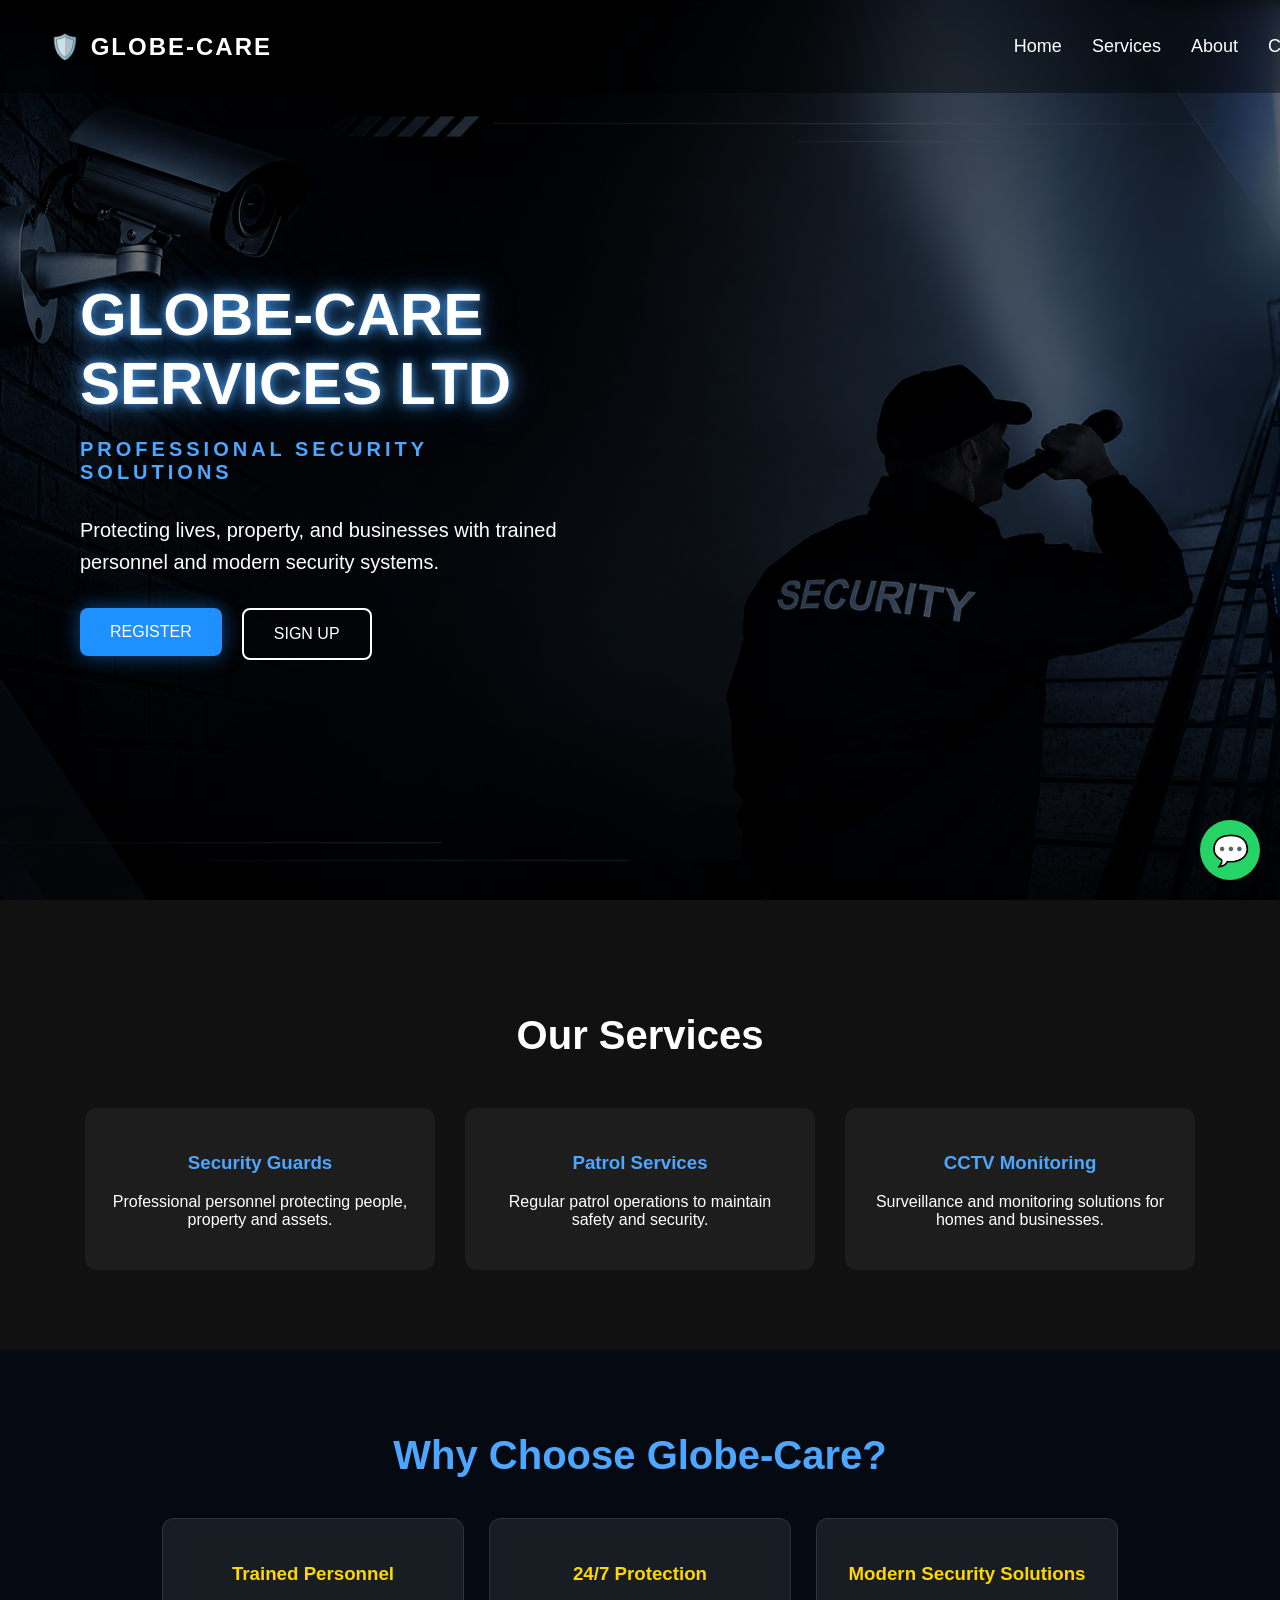
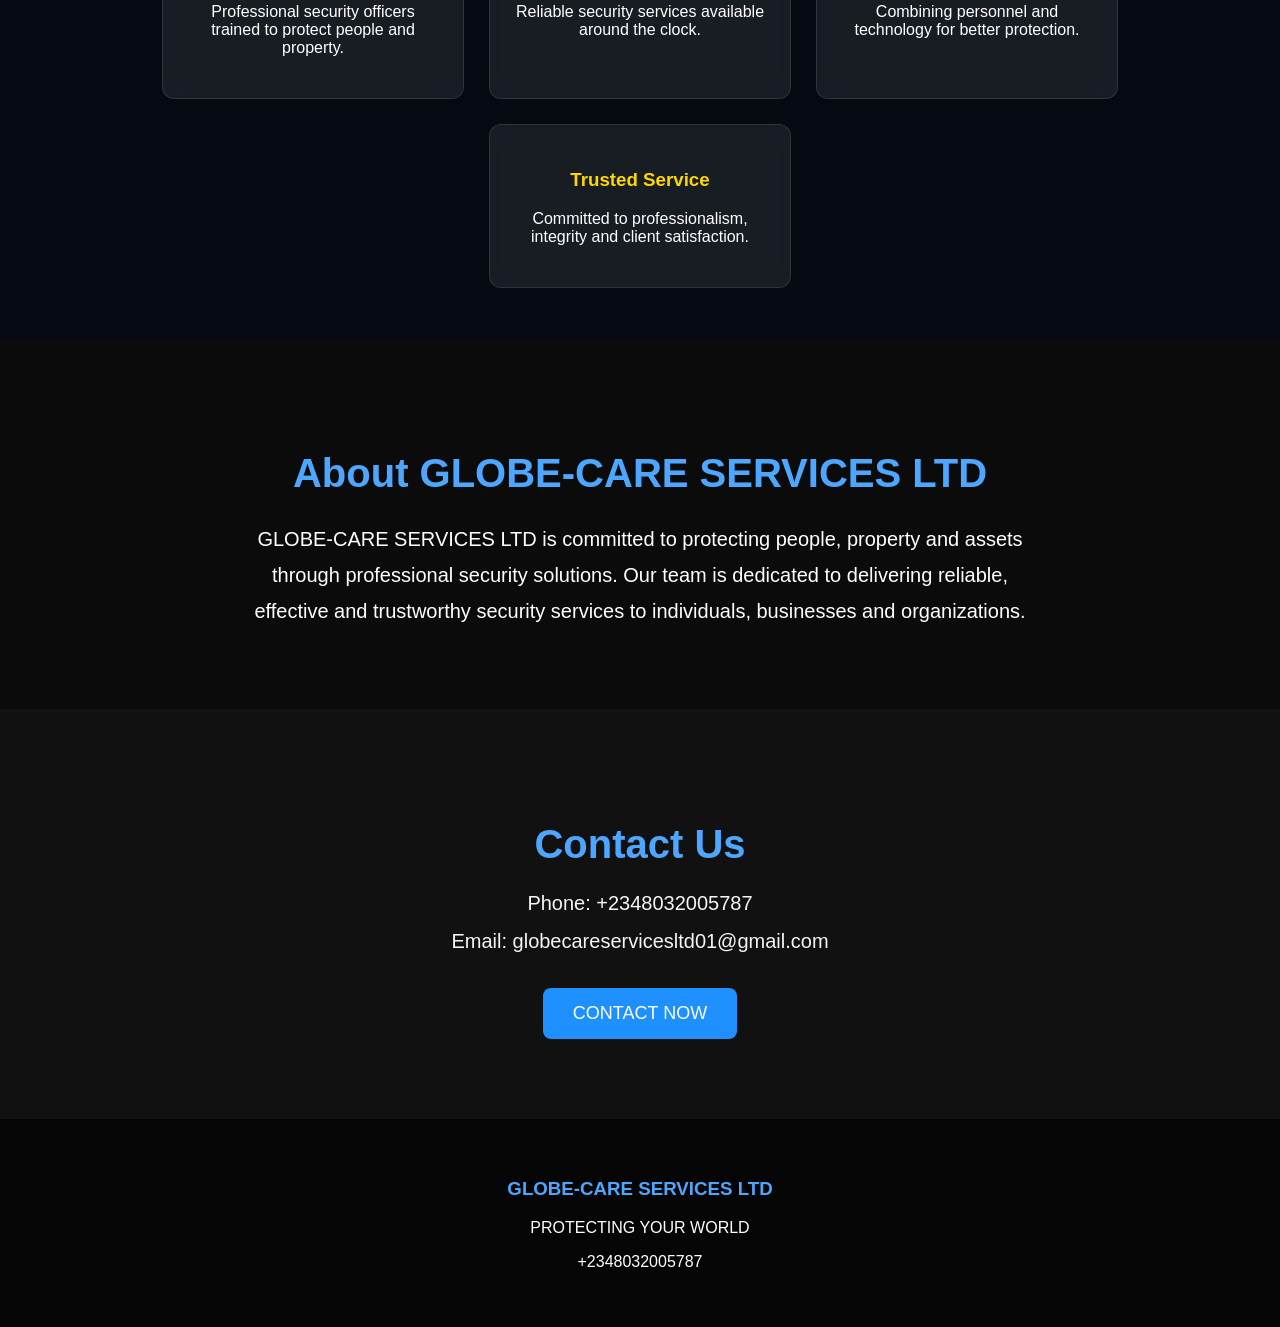
<file: templates/index.html>
<!DOCTYPE html>
<html lang="en">

<head>
    <meta charset="UTF-8">
    <title>GLOBE-CARE SERVICES LTD</title>
    <link rel="stylesheet" href="/static/style.css">
</head>
<a href="https://wa.me/2348032005787" class="whatsapp-btn">
    💬
</a>
<body>

    <nav>
    <div class="logo">
    🛡️ GLOBE-CARE
</div>

    <ul>
        <li><a href="#">Home</a></li>
        <li><a href="#services">Services</a></li>
        <li><a href="#about">About</a></li>
        <li><a href="#contact">Contact</a></li>
    </ul>
</nav>

    <div class="container">

        <div class="left">

            <h1>GLOBE-CARE SERVICES LTD</h1>

<p class="bio">PROFESSIONAL SECURITY SOLUTIONS</p>

<p class="hero-text">
    Protecting lives, property, and businesses
    with trained personnel and modern security systems.
</p>

            <div class="buttons">

                <a href="/register">
    <button class="register-btn">REGISTER</button>
</a>

                <a href="/signup">
    <button class="signup-btn">SIGN UP</button>
</a>

            </div>

        </div>

    </div>
    <section id="services" class="services">

    <h2>Our Services</h2>

    <div class="service-boxes">

        <div class="service">
            <h3>Security Guards</h3>
            <p>Professional personnel protecting people, property and assets.</p>
        </div>

        <div class="service">
            <h3>Patrol Services</h3>
            <p>Regular patrol operations to maintain safety and security.</p>
        </div>

        <div class="service">
            <h3>CCTV Monitoring</h3>
            <p>Surveillance and monitoring solutions for homes and businesses.</p>
        </div>

    </div>

</section>
<section class="why-us">

    <h2>Why Choose Globe-Care?</h2>

    <div class="features">

        <div class="feature">
            <h3>Trained Personnel</h3>
            <p>Professional security officers trained to protect people and property.</p>
        </div>

        <div class="feature">
            <h3>24/7 Protection</h3>
            <p>Reliable security services available around the clock.</p>
        </div>

        <div class="feature">
            <h3>Modern Security Solutions</h3>
            <p>Combining personnel and technology for better protection.</p>
        </div>

        <div class="feature">
            <h3>Trusted Service</h3>
            <p>Committed to professionalism, integrity and client satisfaction.</p>
        </div>

    </div>

</section>
<section id="about" class="about">

    <h2>About GLOBE-CARE SERVICES LTD</h2>

    <p>
        GLOBE-CARE SERVICES LTD is committed to protecting people,
        property and assets through professional security solutions.
        Our team is dedicated to delivering reliable, effective and
        trustworthy security services to individuals, businesses
        and organizations.
    </p>

</section>
<section id="contact" class="contact">

    <h2>Contact Us</h2>

    <p>Phone: +2348032005787</p>

    <p>Email: globecareservicesltd01@gmail.com</p>

    <button class="contact-btn">
        CONTACT NOW
    </button>

</section>
<footer>

    <h3>GLOBE-CARE SERVICES LTD</h3>

    <p>PROTECTING YOUR WORLD</p>

    <p>+2348032005787</p>

</footer>
</body>

</html>
</file>
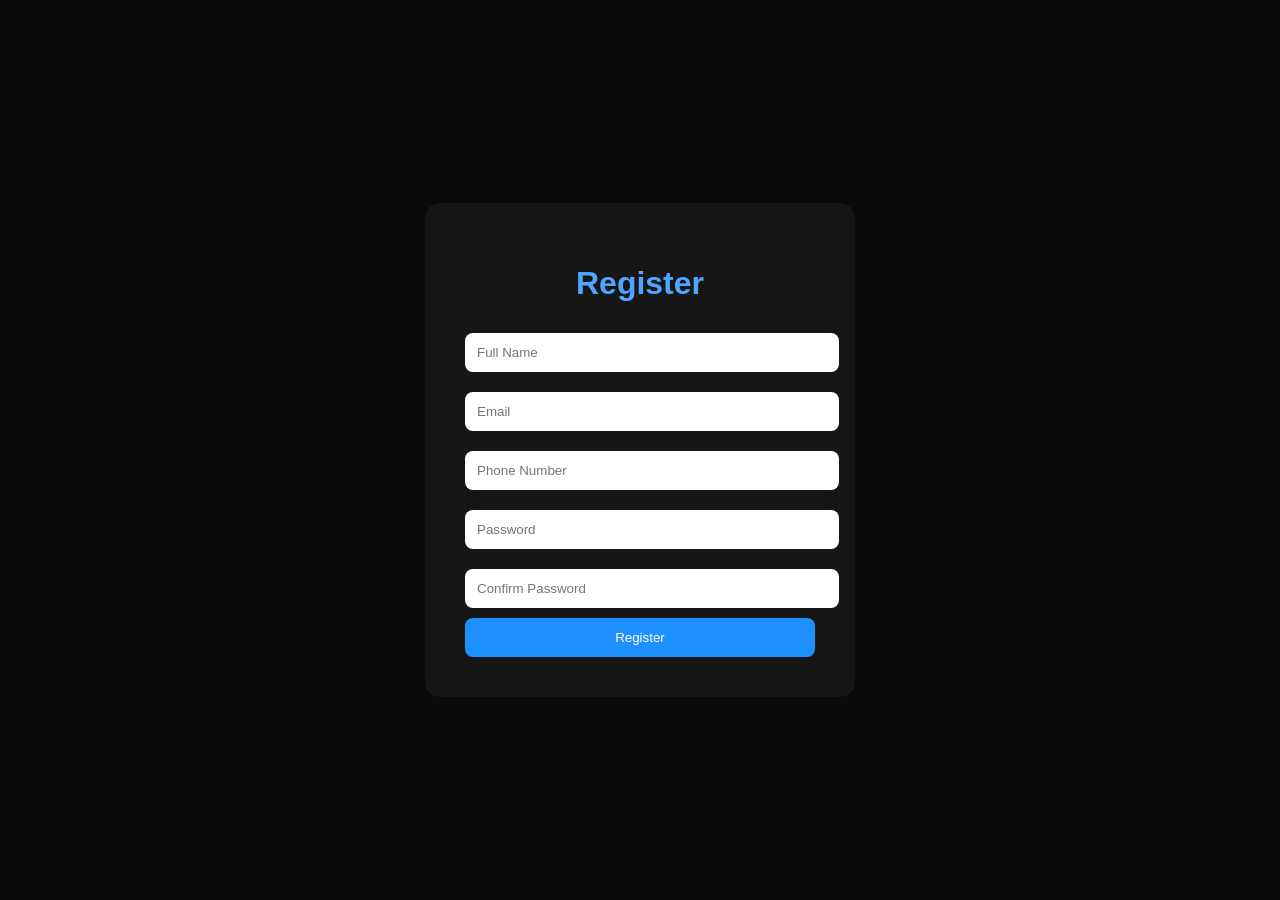
<file: templates/register.html>
<!DOCTYPE html>
<html>

<head>
    <title>Register - GLOBE-CARE</title>

    <style>

        body{
            margin:0;
            height:100vh;

            display:flex;
            justify-content:center;
            align-items:center;

            background:#0a0a0a;

            font-family:Arial,sans-serif;
            color:white;
        }

        .form-box{
            background:rgba(255,255,255,0.05);
            padding:40px;
            border-radius:15px;
            width:350px;
        }

        h1{
            text-align:center;
            color:#4da6ff;
        }

        input{
            width:100%;
            padding:12px;
            margin:10px 0;
            border:none;
            border-radius:8px;
        }

        button{
            width:100%;
            padding:12px;
            background:#1e90ff;
            color:white;
            border:none;
            border-radius:8px;
            cursor:pointer;
        }

    </style>

</head>

<body>

    <div class="form-box">

         <h1>Register</h1>

         <form method="POST" action="/register">

     <input type="text" name="name" placeholder="Full Name" required>

     <input type="email" name="email" placeholder="Email" required>

     <input type="tel" name="phone" placeholder="Phone Number" required>

     <input type="password" name="password" placeholder="Password" required>

     <input type="password" name="confirm_password" placeholder="Confirm Password" required>

     <button type="submit">
        Register
    </button>

</form>
        

    </div>

</body>

</html>
</file>
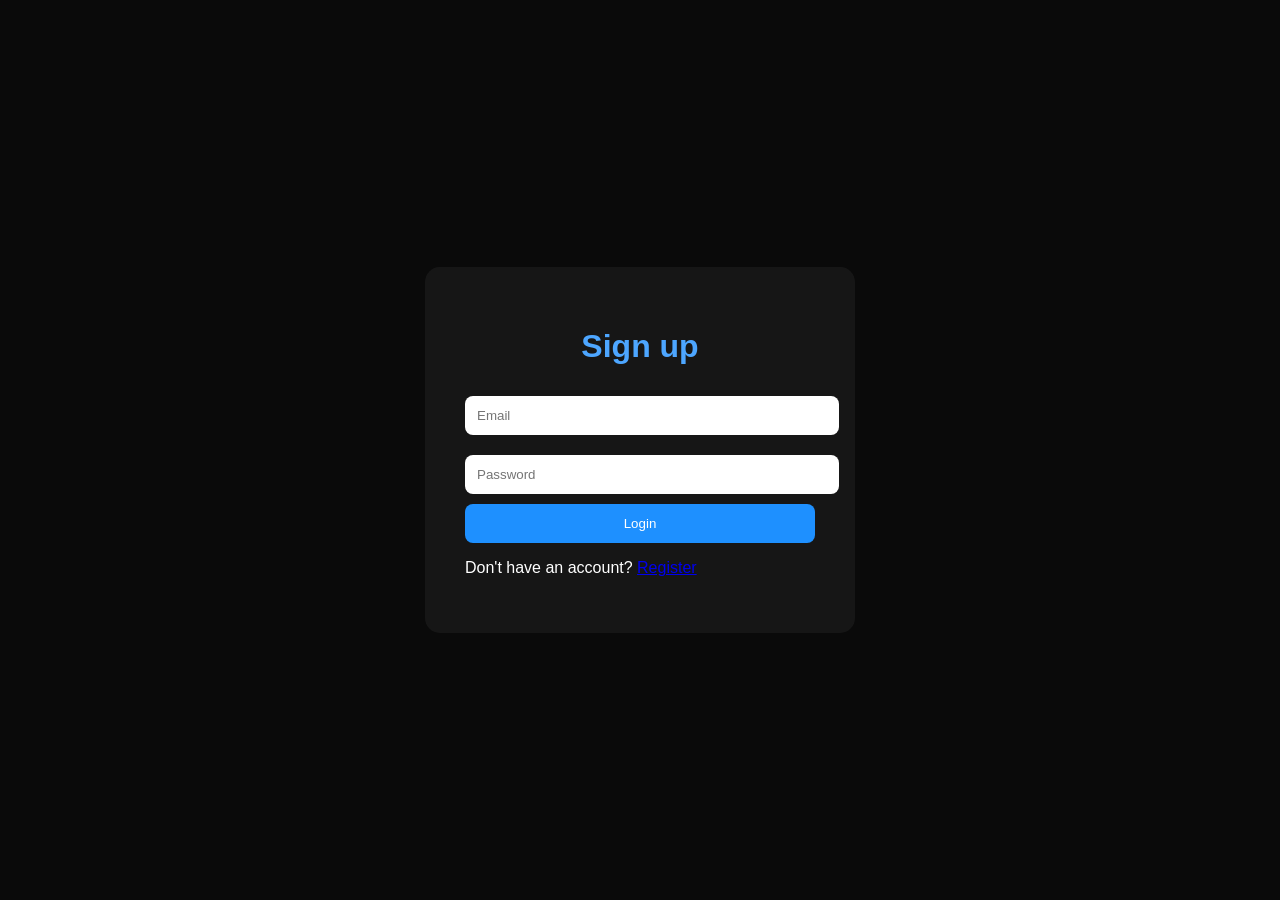
<file: templates/signup.html>
<!DOCTYPE html>
<html>

<head>
    <title>Register - GLOBE-CARE</title>

    <style>

        body{
            margin:0;
            height:100vh;

            display:flex;
            justify-content:center;
            align-items:center;

            background:#0a0a0a;

            font-family:Arial,sans-serif;
            color:white;
        }

        .form-box{
            background:rgba(255,255,255,0.05);
            padding:40px;
            border-radius:15px;
            width:350px;
        }

        h1{
            text-align:center;
            color:#4da6ff;
        }

        input{
            width:100%;
            padding:12px;
            margin:10px 0;
            border:none;
            border-radius:8px;
        }

        button{
            width:100%;
            padding:12px;
            background:#1e90ff;
            color:white;
            border:none;
            border-radius:8px;
            cursor:pointer;
        }

    </style>

</head>

<body>

    <div class="form-box">

        <h1>Sign up</h1>

    <form method="POST" action="/login">

        <input type="email"
           name="email"
           placeholder="Email">

         <input type="password"
           name="password"
           placeholder="Password">

         <button type="submit">
            Login
         </button>

    </form>

    <p>
        Don't have an account?
        <a href="/register">Register</a>
    </p>

        </form>

    </div>

</body>

</html>
</file>
<file: static/style.css>
html{
    scroll-behavior:smooth;
}

body{
    margin:0;
    padding:0;
    font-family:Arial, sans-serif;

    background-image:url('bg.jpg');
    background-size: cover;
    background-position: center top;
    background-attachment: fixed;
    background-repeat: no-repeat;
}

/* main layout */
.container{
    height:100vh;
    display:flex;
    align-items:center;

    background:rgba(0,0,0,0.55);
}

/* LEFT SIDE POSITIONING */
.left{
    margin-left:80px;
    max-width:500px;
    animation:fadeIn 1.2s ease;
}

/* title */
h1{
    font-size:60px;
    margin-bottom:10px;

    color:white;

    text-shadow:
        0 0 10px rgba(77,166,255,0.8),
        0 0 20px rgba(77,166,255,0.6),
        0 0 40px rgba(77,166,255,0.4);
}

/* bio text */
.bio{
    font-size:20px;
    color:#4da6ff;
    margin-bottom:30px;
    letter-spacing:4px;
    font-weight:bold;
}

/* buttons layout */
.buttons{
    display:flex;
    gap:20px;
    margin-top:20px;
}

/* REGISTER button */
.register-btn{
    background:#1e90ff;
    color:white;
    border:none;
    padding:15px 30px;
    font-size:16px;
    border-radius:8px;
    cursor:pointer;
    transition:0.3s;
    box-shadow:0 0 20px rgba(30,144,255,0.5);
}

/* SIGN UP button */
.signup-btn{
    background:transparent;
    color:white;
    border:2px solid white;
    padding:15px 30px;
    font-size:16px;
    border-radius:8px;
    cursor:pointer;
    transition:0.3s;
}

/* hover effects */
.register-btn:hover{
    background:#4da6ff;
    transform:scale(1.05);
    box-shadow:0 0 35px rgba(30,144,255,0.8);
}

.signup-btn:hover{
    background:white;
    color:black;
    transform:scale(1.05);
}
/* NAVBAR */

nav{
    position:fixed;
    top:0;
    left:0;
    width:100%;

    display:flex;
    justify-content:space-between;
    align-items:center;

    padding:20px 50px;

    background:rgba(0,0,0,0.4);

    backdrop-filter:blur(8px);

    z-index:1000;
}

.logo{
    color:white;
    font-size:24px;
    font-weight:bold;
    letter-spacing: 2px;
}

nav ul{
    display:flex;
    list-style:none;
    gap:30px;
}

nav a{
    color:white;
    text-decoration:none;
    font-size:18px;
}

nav a:hover{
    color:#4da6ff;

    transition:0.3s;
}
/* SERVICES */

.services{
    background:#111;
    padding:80px 50px;
    text-align:center;
}

.services h2{
    font-size:40px;
    margin-bottom:50px;
    color:white;
}

.service-boxes{
    display:flex;
    justify-content:center;
    gap:30px;
    flex-wrap:wrap;
}

.service{
    background:rgba(255,255,255,0.05);
    width:300px;
    padding:25px;
    border-radius:12px;

    transition:0.3s;
    cursor:pointer;
}
.service:hover{
    transform:translateY(-10px);

    background:rgba(255,255,255,0.1);
}

.service h3{
    color:#4da6ff;
}

.service p{
    color:white;
}
/* ABOUT */

.about{
    padding:80px 50px;
    text-align:center;
    background:#0b0b0b;
}

.about h2{
    font-size:40px;
    color:#4da6ff;
    margin-bottom:25px;
}

.about p{
    max-width:800px;
    margin:auto;
    font-size:20px;
    line-height:1.8;
    color:white;
}
/* CONTACT */

.contact{
    background:#111;
    padding:80px 50px;
    text-align:center;
}

.contact h2{
    color:#4da6ff;
    font-size:40px;
    margin-bottom:25px;
}

.contact p{
    font-size:20px;
    margin:15px 0;
    color:#f5f5f5;
}
.contact-btn{
    margin-top:20px;
    background:#1e90ff;
    color:white;
    border:none;
    padding:15px 30px;
    border-radius:8px;
    cursor:pointer;
    font-size:18px;
}
footer{
    background:#050505;
    text-align:center;
    padding:40px 20px;
}

footer h3{
    color:#4da6ff;
}

footer p{
    color:white;
}
/* MOBILE PHONES */

@media (max-width: 768px){

    nav{
        padding:15px 20px;
    }

    nav ul{
        gap:15px;
    }

    .left{
        margin-left:20px;
        margin-right:20px;
    }

    h1{
        font-size:35px;
    }

    .bio{
        font-size:16px;
    }

    .buttons{
        flex-direction:column;
        width:200px;
    }

    .service-boxes{
        flex-direction:column;
        align-items:center;
    }

    .service{
        width:90%;
    }

}
.hero-text{
    font-size:20px;
    color:white;
    margin-bottom:30px;
    max-width:500px;
    line-height:1.6;
}
@keyframes fadeIn{

    from{
        opacity:0;
        transform:translateY(20px);
    }

    to{
        opacity:1;
        transform:translateY(0);
    }

}
.whatsapp-btn{

    position:fixed;

    right:20px;
    bottom:20px;

    width:60px;
    height:60px;

    background:#25D366;

    border-radius:50%;

    display:flex;
    justify-content:center;
    align-items:center;

    text-decoration:none;

    font-size:30px;

    z-index:1000;

    transition:0.3s;
}

.whatsapp-btn:hover{

    transform:scale(1.1);

}
.why-us{

    padding:50px 30px;

    text-align:center;

    background: #050a12;
    
    backdrop-filter:blur(5px);
}

.why-us h2{

    color:#4da6ff;

    font-size:40px;

    margin-bottom:40px;
}

.features{

    display:flex;

    justify-content:center;

    gap:25px;

    flex-wrap:wrap;
}

.feature{

    width:250px;

    background:rgba(255,255,255,0.08);

    backdrop-filter:blur(10px);

    padding:25px;

    border-radius:12px;

    border:1px solid rgba(255,255,255,0.1);

    transition:0.3s;
}

.feature:hover{

    transform:translateY(-10px);
}
.feature h3{
    color:#FFD700;
}

.feature p{
    color:white;
}
</file>
